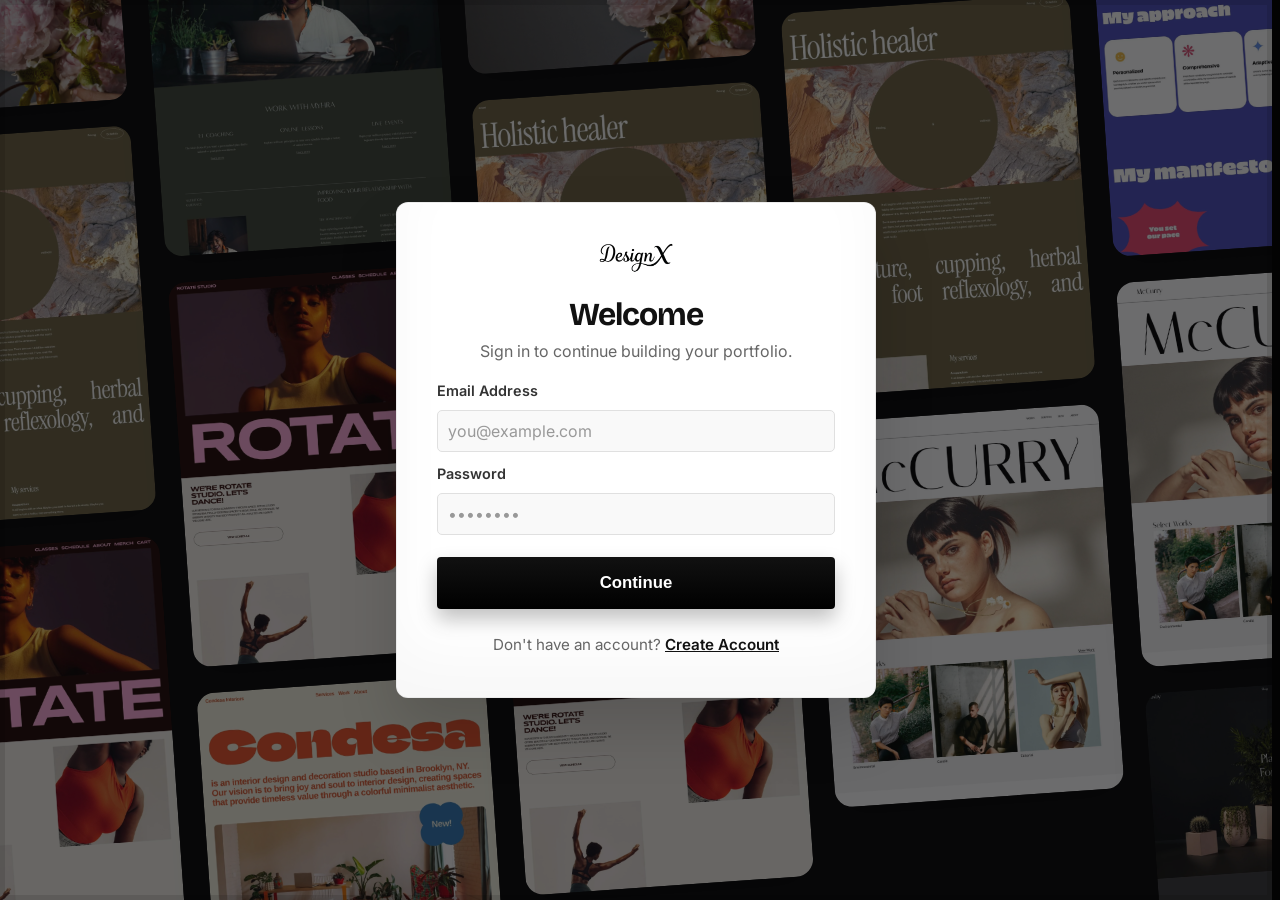
<file: checkout.html>
<!DOCTYPE html>
<html lang="en" data-theme="dark">

<head>
    <style id="fouc-preload">
        * {
            transition: none !important;
        }
    </style>
    <meta charset="UTF-8">
    <meta name="viewport" content="width=device-width, initial-scale=1.0">
    <title>DesignX</title>

    <link rel="preconnect" href="https://fonts.googleapis.com">
    <link rel="preconnect" href="https://fonts.gstatic.com" crossorigin>
    <link rel="stylesheet" href="https://fonts.googleapis.com/css2?family=Bricolage+Grotesque:opsz,wght@12..96,200..800&family=Inter:wght@300;400;500;600;700&display=swap">
    <link rel="stylesheet" href="css/variables.css">
    <link rel="stylesheet" href="css/core.css">
    <link rel="stylesheet" href="css/utilities.css">
    <link rel="stylesheet" href="css/layout.css">
    <link rel="stylesheet" href="css/pages/checkout.css">

    <!-- Immediate Theme Helper & Authentication Gate -->
    <script>
        (function () {
            const savedTheme = localStorage.getItem('fpm_theme') || 'dark';
            document.documentElement.setAttribute('data-theme', savedTheme);
            if (localStorage.getItem('isLoggedIn') !== 'true') {
                window.location.href = 'login.html';
            }
        })();
    </script>
</head>

<body>

    <!-- Sticky Navbar -->



    <div id="app-content">
        <main style="padding-top: var(--header-height); min-height: 100vh;">
            <div class="container">
                <a href="marketplace.html"
                    style="display:inline-block;margin-top:24px;color:var(--text-secondary);font-size:0.9rem;text-decoration:none;">←
                    Back to Marketplace</a>

                <form id="checkout-form" class="checkout-layout">
                    <!-- Form Column -->
                    <div>
                        <h1 style="font-size:2.5rem;font-family:var(--font-display);margin-bottom:32px;">Checkout</h1>

                        <div class="checkout-section">
                            <h3 class="checkout-section-title">1. Customer Information</h3>
                            <div class="form-row">
                                <div class="form-group">
                                    <label>First Name</label>
                                    <input type="text" placeholder="John" required>
                                </div>
                                <div class="form-group">
                                    <label>Last Name</label>
                                    <input type="text" placeholder="Doe" required>
                                </div>
                            </div>
                            <div class="form-row">
                                <div class="form-group" style="flex:1;">
                                    <label>Email Address</label>
                                    <input type="email" placeholder="john@example.com" required>
                                </div>
                            </div>
                            <div class="form-row">
                                <div class="form-group" style="flex:1;">
                                    <label>Target Domain / Project URL</label>
                                    <input type="url" placeholder="https://my-awesome-domain.com" required>
                                </div>
                            </div>
                        </div>

                        <div class="checkout-section">
                            <h3 class="checkout-section-title">2. Payment Method</h3>
                            <div class="payment-methods">
                                <div class="payment-method-card active" onclick="selectPayment(this, 'card')">
                                    <svg width="24" height="24" viewBox="0 0 24 24" fill="none" stroke="currentColor"
                                        stroke-width="2" style="margin-bottom:8px;">
                                        <rect x="1" y="4" width="22" height="16" rx="2" ry="2"></rect>
                                        <line x1="1" y1="10" x2="23" y2="10"></line>
                                    </svg>
                                    <div>Credit Card</div>
                                </div>
                                <div class="payment-method-card" onclick="selectPayment(this, 'qr')">
                                    <svg width="24" height="24" viewBox="0 0 24 24" fill="none" stroke="currentColor"
                                        stroke-width="2" style="margin-bottom:8px;">
                                        <rect x="3" y="3" width="18" height="18" rx="2" ry="2"></rect>
                                        <rect x="7" y="7" width="3" height="3"></rect>
                                        <rect x="14" y="7" width="3" height="3"></rect>
                                        <rect x="7" y="14" width="3" height="3"></rect>
                                        <rect x="14" y="14" width="3" height="3"></rect>
                                    </svg>
                                    <div>QR Code</div>
                                </div>
                            </div>

                            <div id="card-details-form">
                                <div class="form-group" style="margin-bottom:20px;">
                                    <label>Card Number</label>
                                    <input type="text" placeholder="0000 0000 0000 0000" required>
                                </div>
                                <div class="form-row">
                                    <div class="form-group">
                                        <label>Expiry Date</label>
                                        <input type="text" placeholder="MM/YY" required>
                                    </div>
                                    <div class="form-group">
                                        <label>CVC</label>
                                        <input type="text" placeholder="123" required>
                                    </div>
                                </div>
                            </div>

                            <div id="qr-code-form" style="display: none; text-align: center; padding: 32px 20px; border: 1px dashed var(--border-color); border-radius: 12px; margin-top: 20px;">
                                <img src="https://api.qrserver.com/v1/create-qr-code/?size=150x150&data=DummyPayment" alt="Dummy QR Code" style="width: 150px; height: 150px; border-radius: 8px; margin-bottom: 16px;">
                                <p style="color: var(--text-secondary); margin: 0;">Scan with any payment app to pay</p>
                            </div>
                        </div>
                    </div>

                    <!-- Summary Column -->
                    <div>
                        <div class="order-summary-card">
                            <h3 class="checkout-section-title" style="margin-top:0;">Order Summary</h3>

                            <div class="summary-item-list" id="checkout-summary-list">
                                <!-- Populated via JS -->
                            </div>

                            <div class="summary-totals">
                                <div class="summary-totals-row">
                                    <span>Subtotal</span>
                                    <span id="checkout-subtotal">₹0.00</span>
                                </div>
                                <div class="summary-totals-row">
                                    <span>Taxes & Fees</span>
                                    <span>₹0.00</span>
                                </div>
                                <div class="summary-totals-row grand-total">
                                    <span>Total</span>
                                    <span id="checkout-total">₹0.00</span>
                                </div>
                            </div>

                            <button type="submit" class="btn btn-glow clickable" style="width:100%;font-size:1.1rem;padding:16px;">Place Order</button>
                        </div>
                    </div>
                </form>
            </div>
        </main>
    </div>

    <!-- Success Modal Overlay -->
    <div class="success-overlay" id="success-overlay">
        <div class="success-card">
            <div class="success-icon">
                <svg viewBox="0 0 24 24" fill="none" stroke="currentColor" stroke-width="3" stroke-linecap="round"
                    stroke-linejoin="round">
                    <polyline points="20 6 9 17 4 12"></polyline>
                </svg>
            </div>
            <h2>Payment Successful!</h2>
            <p>Your order <strong id="order-id-display"></strong> has been confirmed. You will receive an email shortly
                with your project files and license keys.</p>
            <button class="btn btn-primary clickable" style="width:100%;"
                onclick="window.location.href='portfolio.html'">Go to Builder</button>
            <button class="btn btn-secondary clickable" style="width:100%;margin-top:12px;"
                onclick="window.location.href='marketplace.html'">Continue Browsing</button>
        </div>
    </div>

    <script type="module" src="js/checkout.js"></script>
</body>

</html>
</file>
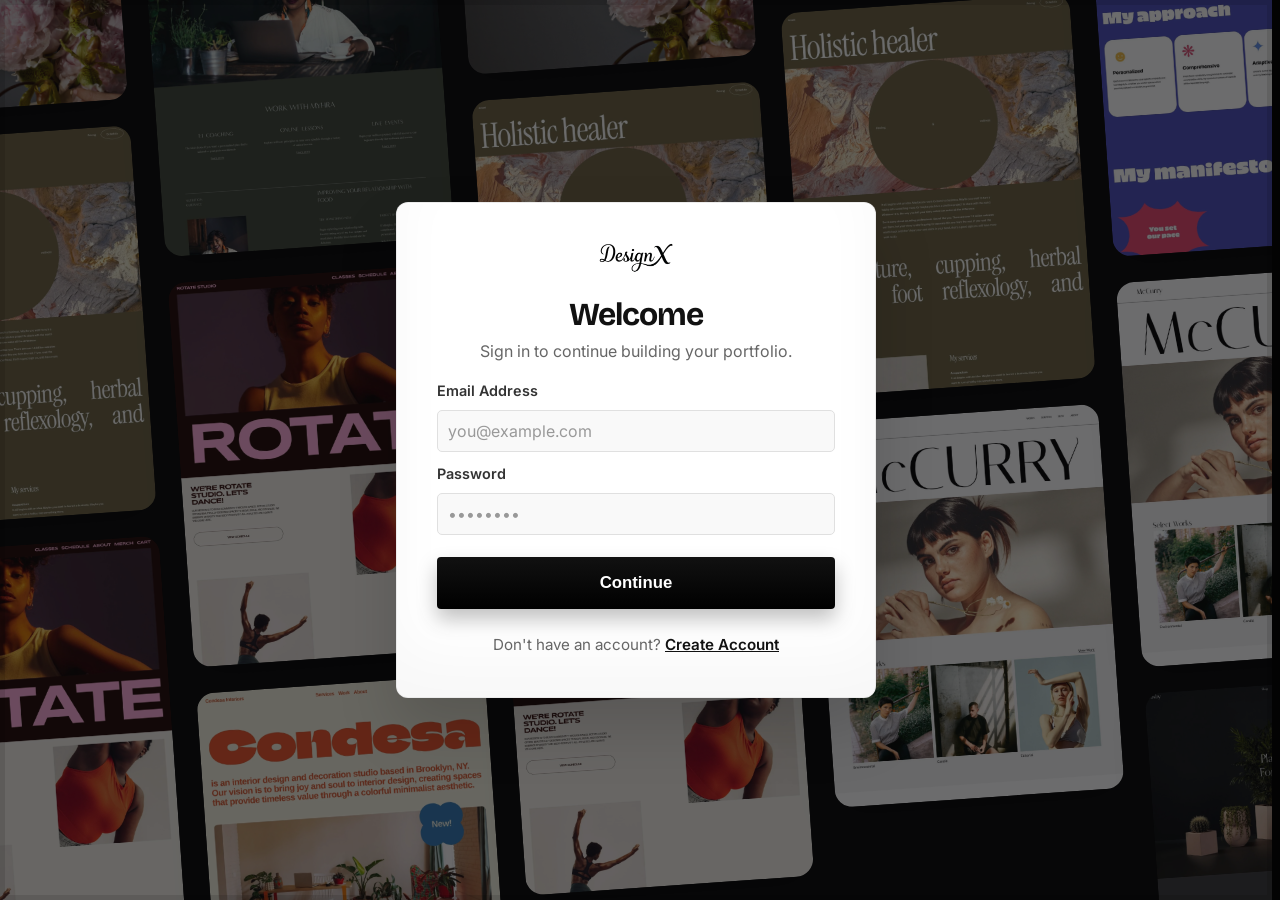
<file: login.html>
<!DOCTYPE html>
<html lang="en" data-theme="dark">

<head>
    <style id="fouc-preload">
        * {
            transition: none !important;
        }
    </style>
    <!-- Immediate Theme Helper to prevent FOUC -->
    <script>
        (function() {
            const savedTheme = localStorage.getItem('fpm_theme') || 'dark';
            document.documentElement.setAttribute('data-theme', savedTheme);
        })();
    </script>
    <meta charset="UTF-8">
    <meta name="viewport" content="width=device-width, initial-scale=1.0">
    <title>DesignX</title>

    <!-- Google Typography -->
    <link rel="preconnect" href="https://fonts.googleapis.com">
    <link rel="preconnect" href="https://fonts.gstatic.com" crossorigin>
    <link rel="stylesheet" href="https://fonts.googleapis.com/css2?family=Bricolage+Grotesque:opsz,wght@12..96,200..800&family=Inter:wght@300;400;500;600;700&display=swap">
    <!-- CSS Dependencies -->
    <link rel="stylesheet" href="css/variables.css">
    <link rel="stylesheet" href="css/core.css">
    <link rel="stylesheet" href="css/auth.css">
</head>

<body>
   

    <!-- Background Collage (Canva Inspired) -->
    <div class="auth-collage-bg">
        <div class="auth-collage-col">
            <img src="assets/11.webp" alt="Portfolio Image 1">
            <img src="assets/14.webp" alt="Portfolio Image 4">
            <img src="assets/16.webp" alt="Portfolio Image 6">
        </div>
        <div class="auth-collage-col">
            <img src="assets/12.webp" alt="Portfolio Image 2">
            <img src="assets/16.webp" alt="Portfolio Image 5">
            <img src="assets/13.webp" alt="Portfolio Image 3">
        </div>
        <div class="auth-collage-col">
            <img src="assets/11.webp" alt="Portfolio Image 3">
            <img src="assets/14.webp" alt="Portfolio Image 6">
            <img src="assets/16.webp" alt="Portfolio Image 1">
        </div>
        <div class="auth-collage-col">
            <img src="assets/11.webp" alt="Portfolio Image 4">
            <img src="assets/14.webp" alt="Portfolio Image 1">
            <img src="assets/17.webp" alt="Portfolio Image 5">
        </div>
        <div class="auth-collage-col">
            <img src="assets/19.webp" alt="Portfolio Image 5">
            <img src="assets/17.webp" alt="Portfolio Image 2">
            <img src="assets/18.webp" alt="Portfolio Image 4">
        </div>
    </div>

    <!-- Dark Overlay -->
    <div class="auth-overlay"></div>

    <!-- Auth Container -->
    <div class="auth-container">
        <div class="auth-card">
            <div class="auth-header">
                <a href="index.html" class="auth-logo">
                    <img src="logo_black1.webp" alt="DesignX Logo" onerror="this.src='https://placehold.co/40x40/00ffaa/000?text=A'">
                    <!-- <span class="auth-logo-text"></span> -->
                </a>
                <h1 class="auth-title">Welcome</h1>
                <p class="auth-subtitle">Sign in to continue building your portfolio.</p>
            </div>

            <!-- Inline Error Container -->
            <div id="auth-error" class="auth-error-msg"></div>

            <form id="login-form">
                <div class="auth-form-group">
                    <label class="auth-label" for="login-email">Email Address</label>
                    <input type="email" id="login-email" class="auth-input" placeholder="you@example.com" required>
                </div>

                <div class="auth-form-group">
                    <label class="auth-label" for="login-pass">
                        Password
                        <!-- <a href="#" class="auth-link" style="font-size: 0.85rem;">Forgot Password</a> -->
                    </label>
                    <input type="password" id="login-pass" class="auth-input" placeholder="••••••••" required>
                </div>

                <button type="submit" class="auth-btn">Continue</button>
            </form>

            <div class="auth-footer">
                Don't have an account? <a href="signup.html" class="auth-link">Create Account</a>
            </div>
        </div>
    </div>

    <script type="module">
        import { redirectIfLoggedIn, loginUser } from './js/auth.js';
        
        // Ensure redirect happens instantly if already logged in
        redirectIfLoggedIn();

        document.getElementById('login-form').addEventListener('submit', (e) => {
            e.preventDefault();
            const email = document.getElementById('login-email').value;
            const pass = document.getElementById('login-pass').value;
            const errorDiv = document.getElementById('auth-error');
            
            errorDiv.classList.remove('visible');
            
            const res = loginUser(email, pass);
            if (!res.success) {
                errorDiv.textContent = res.message;
                errorDiv.classList.add('visible');
                
                // Retrigger shake animation
                errorDiv.style.animation = 'none';
                errorDiv.offsetHeight; /* trigger reflow */
                errorDiv.style.animation = null; 
            }
        });
    </script>
</body>
</html>
</file>
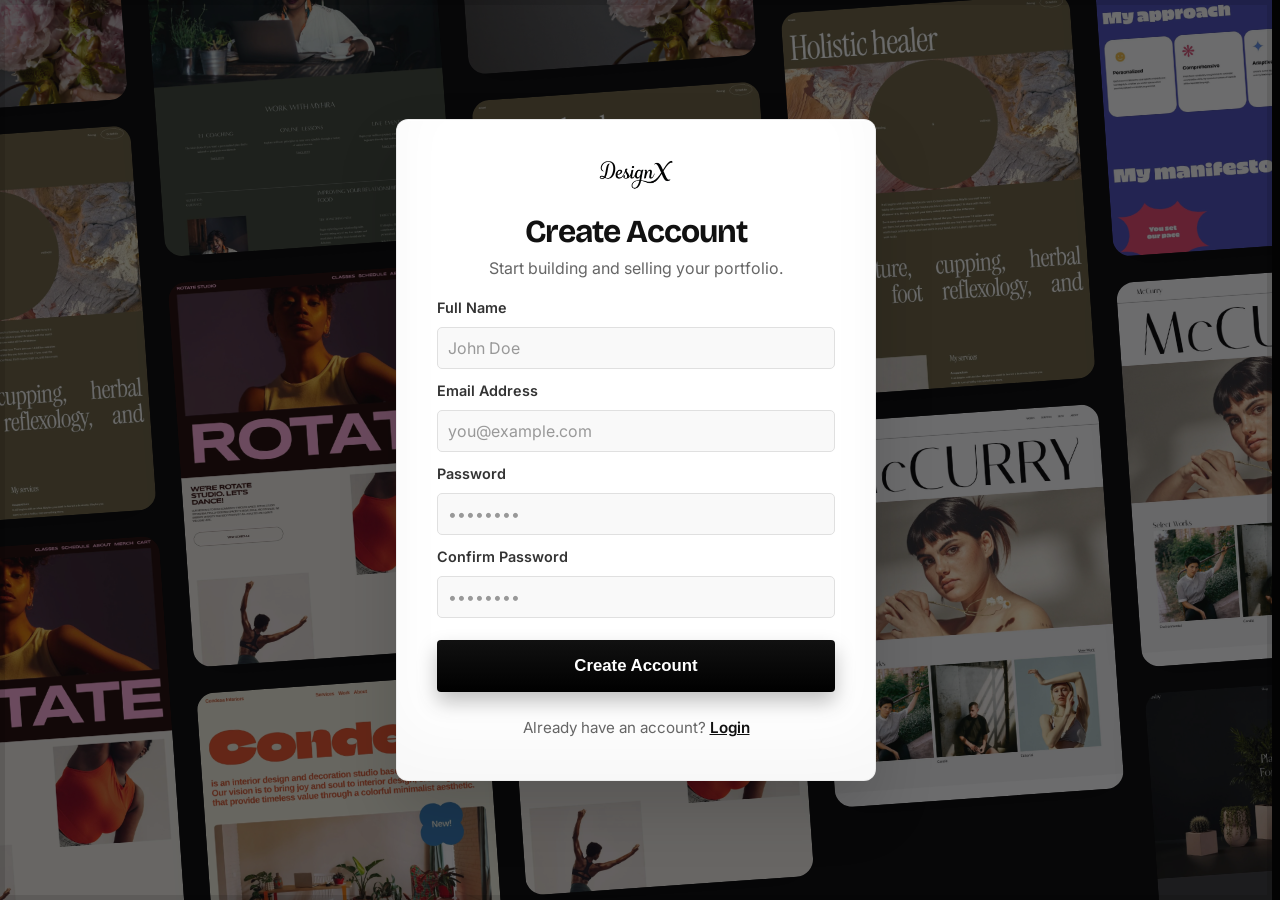
<file: signup.html>
<!DOCTYPE html>
<html lang="en" data-theme="dark">

<head>
    <style id="fouc-preload">
        * {
            transition: none !important;
        }
    </style>
    <!-- Immediate Theme Helper to prevent FOUC -->
    <script>
        (function() {
            const savedTheme = localStorage.getItem('fpm_theme') || 'dark';
            document.documentElement.setAttribute('data-theme', savedTheme);
        })();
    </script>
    <meta charset="UTF-8">
    <meta name="viewport" content="width=device-width, initial-scale=1.0">
    <title>DesignX</title>
    <!-- Google Typography -->
    <link rel="preconnect" href="https://fonts.googleapis.com">
    <link rel="preconnect" href="https://fonts.gstatic.com" crossorigin>
    <link rel="stylesheet" href="https://fonts.googleapis.com/css2?family=Bricolage+Grotesque:opsz,wght@12..96,200..800&family=Inter:wght@300;400;500;600;700&display=swap">
    <!-- CSS -->
    <link rel="stylesheet" href="css/variables.css">
    <link rel="stylesheet" href="css/core.css">
    <link rel="stylesheet" href="css/auth.css">
</head>

<body>

    <!-- Background Collage -->
    <div class="auth-collage-bg">
        <div class="auth-collage-col">
            <img src="assets/11.webp" alt="">
            <img src="assets/14.webp" alt="">
            <img src="assets/16.webp" alt="">
        </div>

        <div class="auth-collage-col">
            <img src="assets/12.webp" alt="">
            <img src="assets/16.webp" alt="">
            <img src="assets/13.webp" alt="">
        </div>

        <div class="auth-collage-col">
            <img src="assets/11.webp" alt="">
            <img src="assets/14.webp" alt="">
            <img src="assets/16.webp" alt="">
        </div>

        <div class="auth-collage-col">
            <img src="assets/11.webp" alt="">
            <img src="assets/14.webp" alt="">
            <img src="assets/17.webp" alt="">
        </div>

        <div class="auth-collage-col">
            <img src="assets/19.webp" alt="">
            <img src="assets/17.webp" alt="">
            <img src="assets/18.webp" alt="">
        </div>
    </div>

    <!-- Overlay -->
    <div class="auth-overlay"></div>

    <!-- Signup Container -->
    <div class="auth-container">

        <div class="auth-card">

            <div class="auth-header">

                <a href="index.html" class="auth-logo">
                    <img src="logo_black1.webp" alt="DesignX Logo">
                    
                </a>

                <h1 class="auth-title">
                    Create Account
                </h1>

                <p class="auth-subtitle">
                    Start building and selling your portfolio.
                </p>

            </div>

            <!-- Error Message -->
            <div id="auth-error"
                class="auth-error-msg">
            </div>

            <form id="signup-form">

                <div class="auth-form-group">

                    <label class="auth-label">
                        Full Name
                    </label>

                    <input
                        type="text"
                        id="signup-name"
                        class="auth-input"
                        placeholder="John Doe"
                        required>

                </div>

                <div class="auth-form-group">

                    <label class="auth-label">
                        Email Address
                    </label>

                    <input
                        type="email"
                        id="signup-email"
                        class="auth-input"
                        placeholder="you@example.com"
                        required>

                </div>

                <div class="auth-form-group">

                    <label class="auth-label">
                        Password
                    </label>

                    <input
                        type="password"
                        id="signup-pass"
                        class="auth-input"
                        placeholder="••••••••"
                        required>

                </div>

                <div class="auth-form-group">

                    <label class="auth-label">
                        Confirm Password
                    </label>

                    <input
                        type="password"
                        id="signup-confirm"
                        class="auth-input"
                        placeholder="••••••••"
                        required>

                </div>

                <button
                    type="submit"
                    class="auth-btn">

                    Create Account

                </button>

            </form>

            <div class="auth-footer">

                Already have an account?

                <a href="login.html"
                    class="auth-link">

                    Login

                </a>

            </div>

        </div>

    </div>

    <script type="module">

        import {
            redirectIfLoggedIn,
            registerUser
        } from './js/auth.js';

        redirectIfLoggedIn();

        document
        .getElementById('signup-form')
        .addEventListener(
            'submit',
            function(e){

                e.preventDefault();

                const name =
                document.getElementById(
                    'signup-name'
                ).value;

                const email =
                document.getElementById(
                    'signup-email'
                ).value;

                const pass =
                document.getElementById(
                    'signup-pass'
                ).value;

                const confirm =
                document.getElementById(
                    'signup-confirm'
                ).value;

                const errorDiv =
                document.getElementById(
                    'auth-error'
                );

                errorDiv.classList.remove(
                    'visible'
                );

                if(pass !== confirm){

                    errorDiv.textContent =
                    "Passwords do not match";

                    errorDiv.classList.add(
                        'visible'
                    );

                    return;
                }

                registerUser(
                    name,
                    email,
                    pass
                );

            });

    </script>

</body>
</html>
</file>
<file: css/variables.css>
/* 
   ==========================================================================
   FUTURISTIC PORTFOLIO MARKETPLACE - DESIGN SYSTEM & VARIABLES
   Inspirations: Apple, Stripe, Linear, Vercel, Framer, Nothing Tech
   ========================================================================== 
*/

:root {
    /* --- Modern Typography Scale (Google Fonts Loaded in HTML) --- */
    --font-sans: 'Inter', -apple-system, BlinkMacSystemFont, "Segoe UI", Roboto, sans-serif;
    --font-display: 'Bricolage Grotesque', var(--font-sans);
    --font-mono: 'Space Grotesk', monospace;
    --font-serif: 'Merriweather', Georgia, serif;

    /* --- Default Dark Theme Tokens (Sleek, High-contrast, Cinematic) --- */
    --bg-base: #030303;
    --bg-surface: #0a0a0c;
    --bg-card: rgba(14, 14, 18, 0.45);
    --bg-card-hover: rgba(20, 20, 26, 0.7);

    --border-color: rgba(255, 255, 255, 0.06);
    --border-color-hover: rgba(255, 255, 255, 0.12);

    --text-primary: #ffffff;
    --text-secondary: #a1a1a6;
    --text-muted: #7d7d83;

    --primary: #ffffff;
    --primary-rgb: 255, 255, 255;
    --accent: #eaeaea;
    --accent-rgb: 234, 234, 234;
    --warning: #f5a623;
    --success: #171717;
    /* Monochromatic */
    --danger: #e3342f;

    /* Shadows */
    --shadow-sm: 0 2px 8px rgba(0, 0, 0, 0.4);
    --shadow-md: 0 8px 30px rgba(0, 0, 0, 0.5);
    --shadow-lg: 0 16px 40px rgba(0, 0, 0, 0.6);
    --glow-primary: none;
    --glow-accent: none;
    --glow-card-hover: none;

    /* Glassmorphism */
    --glass-blur: blur(24px);
    --glass-bg: rgba(14, 14, 18, 0.6);
    --glass-border: rgba(255, 255, 255, 0.08);

    /* Layout & Structure */
    --header-height: 52px;
    --dock-height: 64px;
    --sidebar-width: 260px;
    --max-width: 1440px;

    /* Timings & Transitions */
    --ease-standard: cubic-bezier(0.25, 0.8, 0.25, 1);
    --transition-fast: 0.15s var(--ease-standard);
    --transition-normal: 0.3s var(--ease-standard);
    --transition-slow: 0.6s var(--ease-standard);

    /* Hover Glow Offset variables (driven dynamically by JS spotlight) */
    --mouse-x: 50%;
    --mouse-y: 50%;
}

/* --- Light Theme Overwrite (Apple-like Pure Minimalist Aesthetic) --- */
[data-theme="light"] {
    --bg-base: #fafafa;
    --bg-surface: #ffffff;
    --bg-card: rgba(255, 255, 255, 0.7);
    --bg-card-hover: rgba(245, 245, 247, 0.9);

    --border-color: rgba(0, 0, 0, 0.06);
    --border-color-hover: rgba(0, 0, 0, 0.12);

    --text-primary: #000000;
    --text-secondary: #6e6e73;
    --text-muted: #71717a;

    --primary: #000000;
    --primary-rgb: 0, 0, 0;
    --accent: #1d1d1f;
    --accent-rgb: 29, 29, 31;
    --warning: #f5a623;
    --success: #f5f5f7;
    --danger: #d92d20;

    /* Shadows */
    --shadow-sm: 0 1px 4px rgba(0, 0, 0, 0.04);
    --shadow-md: 0 8px 24px rgba(0, 0, 0, 0.06);
    --shadow-lg: 0 16px 36px rgba(0, 0, 0, 0.08);
    --glow-primary: none;
    --glow-accent: none;
    --glow-card-hover: none;

    /* Glassmorphism */
    --glass-blur: blur(24px);
    --glass-bg: rgba(255, 255, 255, 0.8);
    --glass-border: rgba(0, 0, 0, 0.08);
}
</file>
<file: css/core.css>
/*
   ==========================================================================
   FUTURISTIC PORTFOLIO MARKETPLACE - CORE STYLES & RESET
   ==========================================================================
*/

* {
    box-sizing: border-box;
    margin: 0;
    padding: 0;
}

html {
    scroll-behavior: smooth;
    font-size: 16px;
    height: 100%;
    -webkit-font-smoothing: antialiased;
    -moz-osx-font-smoothing: grayscale;
    scrollbar-gutter: stable;
}

body {
    background-color: var(--bg-base);
    color: var(--text-primary);
    font-family: var(--font-sans);
    min-height: 100%;
    overflow-x: hidden;
    transition: background-color var(--transition-normal), color var(--transition-normal);
    line-height: 1.6;
    animation: smoothLoadFade 0.5s ease forwards;
}

@keyframes smoothLoadFade {
    from { opacity: 0; visibility: hidden; }
    to { opacity: 1; visibility: visible; }
}

/* --- Premium Custom Scrollbar --- */
::-webkit-scrollbar {
    width: 8px;
    height: 8px;
}

::-webkit-scrollbar-track {
    background: var(--bg-base);
}

::-webkit-scrollbar-thumb {
    background: rgba(255, 255, 255, 0.1);
    border-radius: 4px;
    transition: background var(--transition-fast);
}

::-webkit-scrollbar-thumb:hover {
    background: var(--primary);
}

/* --- Typography System --- */
h1, h2, h3, h4, h5, h6 {
    font-family: var(--font-display);
    font-weight: 600;
    line-height: 1.25;
    letter-spacing: -0.02em;
    color: var(--text-primary);
}

p {
    color: var(--text-secondary);
    font-weight: 400;
}

a {
    color: inherit;
    text-decoration: none;
    transition: color var(--transition-fast);
}

img {
    max-width: 100%;
    height: auto;
    display: block;
}

/* --- Custom Futuristic Cursor --- */
.custom-cursor, .custom-cursor-dot {
    display: none !important;
}

/* --- SPA Page Transitions System --- */
#app-content {
    opacity: 1;
    transform: translateY(0);
    transition: opacity 0.22s ease, transform 0.22s cubic-bezier(0.16, 1, 0.3, 1);
}

#app-content.spa-fade-out {
    opacity: 0;
    transform: translateY(12px);
}

.page-transition-overlay {
    display: none !important;
}

/* --- Centered Toast Notifications Drawer --- */
.toast-container {
    position: fixed;
    bottom: 96px;
    right: 24px;
    z-index: 999;
    display: flex;
    flex-direction: column;
    gap: 12px;
    pointer-events: none;
}

.toast {
    background: var(--glass-bg);
    backdrop-filter: var(--glass-blur);
    -webkit-backdrop-filter: var(--glass-blur);
    border: 1px solid var(--glass-border);
    border-radius: 12px;
    padding: 14px 20px;
    color: var(--text-primary);
    box-shadow: var(--shadow-lg);
    display: flex;
    align-items: center;
    gap: 12px;
    pointer-events: auto;
    font-size: 0.9rem;
    min-width: 280px;
    max-width: 380px;
    transform: translateX(120%);
    opacity: 0;
    transition: transform var(--transition-normal), opacity var(--transition-normal);
}

.toast.show {
    transform: translateX(0);
    opacity: 1;
}

.toast-icon {
    display: flex;
    align-items: center;
    justify-content: center;
    width: 24px;
    height: 24px;
    border-radius: 50%;
    font-size: 0.8rem;
    font-weight: bold;
}

.toast-success .toast-icon {
    background: rgba(0, 230, 118, 0.15);
    color: var(--success);
}

.toast-info .toast-icon {
    background: rgba(0, 242, 254, 0.15);
    color: var(--primary);
}

.toast-warning .toast-icon {
    background: rgba(255, 182, 0, 0.15);
    color: var(--warning);
}

.toast-danger .toast-icon {
    background: rgba(255, 23, 68, 0.15);
    color: var(--danger);
}

/* --- Reusable Skeleton Loader System --- */
.skeleton {
    background: linear-gradient(90deg, 
        rgba(255, 255, 255, 0.03) 25%, 
        rgba(255, 255, 255, 0.08) 50%, 
        rgba(255, 255, 255, 0.03) 75%
    );
    background-size: 200% 100%;
    animation: skeleton-shimmer 1.6s infinite linear;
    border-radius: 4px;
    display: inline-block;
    width: 100%;
}

[data-theme="light"] .skeleton {
    background: linear-gradient(90deg, 
        rgba(0, 0, 0, 0.03) 25%, 
        rgba(0, 0, 0, 0.06) 50%, 
        rgba(0, 0, 0, 0.03) 75%
    );
    background-size: 200% 100%;
}

@keyframes skeleton-shimmer {
    0% {
        background-position: 200% 0;
    }
    100% {
        background-position: -200% 0;
    }
}

/* --- Scroll Progress Bar Indicator --- */
.scroll-progress-container {
    position: fixed;
    top: 0;
    left: 0;
    width: 100%;
    height: 3px;
    z-index: 1001;
    background: transparent;
    pointer-events: none;
}

.scroll-progress-bar {
    height: 100%;
    width: 0%;
    background: linear-gradient(90deg, var(--primary), var(--accent));
    transition: width 0.1s ease-out;
}

/* --- Global Browser Pointer Restore Safeguard --- */
*, *::before, *::after {
    cursor: cursor !important;
}

a, button, select, input, textarea, [role="button"], .clickable, .btn, .dock-item, .sidebar-link, .nav-btn, .theme-toggle-btn {
    cursor: pointer !important;
}

/* --- Theme-based Logo Toggles --- */
[data-theme="dark"] .light-logo {
    display: none !important;
}
[data-theme="dark"] .dark-logo {
    display: block !important;
}
[data-theme="light"] .light-logo {
    display: block !important;
}
[data-theme="light"] .dark-logo {
    display: none !important;
}
</file>
<file: css/utilities.css>
/*
   ==========================================================================
   FUTURISTIC PORTFOLIO MARKETPLACE - UTILITY SYSTEM
   Highly modular, EDS-friendly structure, shallow DOM configurations.
   ==========================================================================
*/

/* --- Common Layout Grid and Containers --- */
.container {
    width: 100%;
    max-width: var(--max-width);
    margin: 0 auto;
    padding: 0 24px;
}

.section {
    padding: 80px 0;
    position: relative;
    overflow: hidden;
}

@media (max-width: 768px) {
    .section {
        padding: 48px 0;
    }
}

/* Flex & Grid layouts - shallow DOM optimized */
.flex-row {
    display: flex;
    align-items: center;
    gap: 16px;
}

.flex-between {
    display: flex;
    align-items: center;
    justify-content: space-between;
}

.grid {
    display: grid;
    gap: 24px;
}

.grid-2 { grid-template-columns: repeat(2, minmax(0, 1fr)); }
.grid-3 { grid-template-columns: repeat(3, minmax(0, 1fr)); }
.grid-4 { grid-template-columns: repeat(4, minmax(0, 1fr)); }

@media (max-width: 1024px) {
    .grid-4 { grid-template-columns: repeat(2, minmax(0, 1fr)); }
    .grid-3 { grid-template-columns: repeat(2, minmax(0, 1fr)); }
}

@media (max-width: 640px) {
    .grid-2, .grid-3, .grid-4 {
        grid-template-columns: 1fr;
    }
    .flex-between {
        flex-direction: column;
        align-items: flex-start;
        gap: 16px;
    }
}

/* --- Glassmorphism Panel --- */
.glass {
    background: var(--glass-bg);
    backdrop-filter: var(--glass-blur);
    -webkit-backdrop-filter: var(--glass-blur);
    border: 1px solid var(--glass-border);
    box-shadow: var(--shadow-sm);
    transition: border-color var(--transition-normal), box-shadow var(--transition-normal);
}

.glass-card {
    background: var(--glass-bg);
    backdrop-filter: var(--glass-blur);
    -webkit-backdrop-filter: var(--glass-blur);
    border: 1px solid var(--glass-border);
    border-radius: 16px;
    padding: 24px;
    box-shadow: var(--shadow-md);
    transition: transform var(--transition-normal), border-color var(--transition-normal), box-shadow var(--transition-normal);
}

.glass-card:hover {
    border-color: var(--border-color-hover);
    box-shadow: var(--shadow-lg), var(--glow-card-hover);
}

/* --- Interactive Spotlight Hover Card (Dynamic JS support) --- */
.spotlight-card {
    position: relative;
    background: var(--bg-card);
    border: 1px solid var(--border-color);
    border-radius: 16px;
    overflow: hidden;
    transition: border-color var(--transition-normal), background-color var(--transition-normal), box-shadow var(--transition-normal);
}

/* Spotlight glow layer using CSS variables injected by JS */
.spotlight-card::before {
    content: '';
    position: absolute;
    top: 0;
    left: 0;
    width: 100%;
    height: 100%;
    background: radial-gradient(
        400px circle at var(--mouse-x) var(--mouse-y), 
        rgba(var(--primary-rgb), 0.08), 
        transparent 80%
    );
    opacity: 0;
    transition: opacity 0.5s ease;
    pointer-events: none;
    z-index: 1;
}

.spotlight-card:hover::before {
    opacity: 1;
}

.spotlight-card:hover {
    border-color: rgba(var(--primary-rgb), 0.3);
    box-shadow: var(--glow-card-hover);
    background-color: var(--bg-card-hover);
}

/* --- Premium Buttons --- */
.btn {
    display: inline-flex;
    align-items: center;
    justify-content: center;
    padding: 12px 24px;
    border-radius: 5px;
    font-family: var(--font-display);
    font-size: 0.9rem;
    font-weight: 500;
    transition: all var(--transition-normal);
    border: 1px solid transparent;
    cursor: none; /* Controlled by custom cursor */
    gap: 8px;
}

.btn-primary {
    background: var(--text-primary);
    color: var(--bg-base);
    border-color: var(--text-primary);
}

.btn-primary:hover {
    transform: translateY(-2px);
    box-shadow: var(--shadow-md), 0 0 16px rgba(255, 255, 255, 0.2);
}

.btn-secondary {
    background: rgba(255, 255, 255, 0.04);
    color: var(--text-primary);
    border-color: var(--border-color);
    backdrop-filter: var(--glass-blur);
    -webkit-backdrop-filter: var(--glass-blur);
}

.btn-secondary:hover {
    background: rgba(255, 255, 255, 0.08);
    border-color: var(--border-color-hover);
    transform: translateY(-2px);
}

.btn-glow {
    background: linear-gradient(90deg, var(--primary), var(--accent));
    color: var(--bg-base);
    border: none;
    box-shadow: var(--glow-primary);
}

.btn-glow:hover {
    transform: translateY(-2px);
    filter: brightness(1.1);
    box-shadow: 0 0 24px rgba(var(--primary-rgb), 0.3);
}

.btn-text {
    padding: 8px 16px;
    background: transparent;
    color: var(--text-secondary);
}

.btn-text:hover {
    color: var(--text-primary);
}

/* --- High-end Typography Helpers --- */
.gradient-text {
    background: linear-gradient(135deg, var(--text-primary) 30%, var(--primary) 70%, var(--accent) 100%);
    -webkit-background-clip: text;
    -webkit-text-fill-color: transparent;
    background-clip: text;
}

.text-glow {
    text-shadow: 0 0 12px rgba(var(--primary-rgb), 0.4);
}

.text-serif {
    font-family: var(--font-serif);
    font-style: italic;
    font-weight: 400;
}

.text-mono {
    font-family: var(--font-mono);
    text-transform: uppercase;
    letter-spacing: 0.15em;
    font-size: 0.75rem;
    color: var(--primary);
}

/* --- Creative Badges --- */
.badge {
    display: inline-flex;
    align-items: center;
    padding: 4px 10px;
    border-radius: 99px;
    font-size: 0.75rem;
    font-weight: 500;
    line-height: 1;
    border: 1px solid transparent;
    font-family: var(--font-display);
}

.badge-primary {
    background: rgba(var(--primary-rgb), 0.1);
    color: var(--primary);
    border-color: rgba(var(--primary-rgb), 0.2);
}

.badge-accent {
    background: rgba(var(--accent-rgb), 0.1);
    color: var(--accent);
    border-color: rgba(var(--accent-rgb), 0.2);
}

.badge-outline {
    background: transparent;
    color: var(--text-secondary);
    border-color: var(--border-color);
}

.badge-success {
    background: rgba(0, 230, 118, 0.1);
    color: var(--success);
    border-color: rgba(0, 230, 118, 0.2);
}

.badge-warning {
    background: rgba(255, 182, 0, 0.1);
    color: var(--warning);
    border-color: rgba(255, 182, 0, 0.2);
}

/* --- High-performance Lazy Loaded Sections --- */
.lazy-section, .spotlight-card, .featured-creators, .trending-projects {
    opacity: 0;
    transform: translateY(16px);
    transition: opacity var(--transition-slow), transform var(--transition-slow);
}
.section-visible {
    opacity: 1 !important;
    transform: translateY(0) !important;
}
</file>
<file: css/layout.css>
/*
   ==========================================================================
   FUTURISTIC PORTFOLIO MARKETPLACE - LAYOUT SYSTEM
   Contains Header, Footer, Dock, Sidebar, Breadcrumbs, Modals, Cmd Palette.
   ==========================================================================
*/

/* --- Sticky Navbar --- */
.navbar {
    position: fixed;
    top: 0;
    left: 0;
    width: 100%;
    height: var(--header-height);
    z-index: 990;
    display: flex;
    align-items: center;
    border-bottom: 1px solid transparent;
    transition: background-color var(--transition-normal), border-color var(--transition-normal), backdrop-filter var(--transition-normal);
}

.navbar.scrolled {
    background-color: var(--glass-bg);
    backdrop-filter: var(--glass-blur);
    -webkit-backdrop-filter: var(--glass-blur);
    border-bottom-color: var(--glass-border);
    box-shadow: var(--shadow-sm);
}

.navbar-container {
    display: flex;
    align-items: center;
    justify-content: space-between;
    width: 100%;
    max-width: var(--max-width);
    margin: 0 auto;
    padding: 0 24px;
}

.logo {
    font-family: var(--font-display);
    font-weight: 800;
    font-size: 1.25rem;
    letter-spacing: -0.03em;
    display: flex;
    align-items: center;
    gap: 8px;
    color: #ffffff;
    /* pure white in dark mode */
    transition: color var(--transition-normal);
}

[data-theme="light"] .logo {
    color: #000000;
    /* pure black in light mode */
}

.nav-logo-img {
    height: 28px;
    width: auto;
    object-fit: contain;
}

.nav-logo-text {
    font-family: var(--font-display);
    font-weight: 700;
    font-size: 1.15rem;
    letter-spacing: -0.02em;
}

.logo-dot {
    width: 8px;
    height: 8px;
    background: linear-gradient(135deg, var(--primary), var(--accent));
    border-radius: 50%;
    box-shadow: 0 0 10px var(--primary);
}

.nav-menu {
    display: flex;
    align-items: center;
    gap: 32px;
    list-style: none;
}

.nav-link {
    font-size: 0.9rem;
    font-weight: 500;
    color: rgba(255, 255, 255, 0.6);
    /* elegant semi-transparent white in dark theme */
    position: relative;
    padding: 8px 16px;
    border-radius: 99px;
    transition: color var(--transition-normal), background-color var(--transition-normal), box-shadow var(--transition-normal);
    display: inline-block;
}

.nav-link:hover {
    color: #ffffff;
    background-color: rgba(255, 255, 255, 0.08);
}

.nav-link.active {
    color: #ffffff;
    background-color: rgba(255, 255, 255, 0.1);
    box-shadow: 0 0 15px rgba(255, 255, 255, 0.12);
    /* premium active white glow */
    font-weight: 600;
}

[data-theme="light"] .nav-link {
    color: rgba(0, 0, 0, 0.6);
    /* elegant semi-transparent black in light theme */
}

[data-theme="light"] .nav-link:hover {
    color: #000000;
    background-color: rgba(0, 0, 0, 0.05);
}

[data-theme="light"] .nav-link.active {
    color: #000000;
    background-color: rgba(0, 0, 0, 0.06);
    box-shadow: 0 0 15px rgba(0, 0, 0, 0.05);
    /* premium subtle black active glow */
}

.nav-actions {
    display: flex;
    align-items: center;
    gap: 16px;
}

.nav-btn {
    background: transparent;
    border: none;
    color: rgba(255, 255, 255, 0.6);
    width: 38px;
    height: 38px;
    border-radius: 50%;
    display: flex;
    align-items: center;
    justify-content: center;
    transition: color var(--transition-normal), background var(--transition-normal);
    position: relative;
}

.nav-btn:hover {
    color: #ffffff;
    background: rgba(255, 255, 255, 0.08);
}

[data-theme="light"] .nav-btn {
    color: rgba(0, 0, 0, 0.6);
}

[data-theme="light"] .nav-btn:hover {
    color: #000000;
    background: rgba(0, 0, 0, 0.05);
}

.nav-avatar {
    width: 32px;
    height: 32px;
    border-radius: 50%;
    object-fit: cover;
    border: 1px solid var(--border-color);
}

/* Notification Badge */
/* .notification-dot {
    position: absolute;
    top: 6px;
    right: 6px;
    width: 8px;
    height: 8px;
    background: var(--danger);
    border-radius: 50%;
    box-shadow: 0 0 8px var(--danger);
} */

/* --- Floating Bottom Action Dock Menu --- */
.floating-dock-container {
    position: fixed;
    bottom: 24px;
    left: 50%;
    transform: translateX(-50%) translateY(120px);
    z-index: 980;
    transition: transform var(--transition-slow);
}

.floating-dock-container.visible {
    transform: translateX(-50%) translateY(0);
}

.floating-dock {
    display: flex;
    align-items: center;
    gap: 12px;
    padding: 8px 12px;
    border-radius: 99px;
    background: rgba(10, 10, 12, 0.75);
    backdrop-filter: blur(20px);
    -webkit-backdrop-filter: blur(20px);
    border: 1px solid var(--glass-border);
    box-shadow: var(--shadow-lg), 0 10px 40px rgba(0, 0, 0, 0.6);
}

[data-theme="light"] .floating-dock {
    background: rgba(255, 255, 255, 0.8);
    box-shadow: var(--shadow-lg);
}

.dock-item {
    display: flex;
    align-items: center;
    justify-content: center;
    width: 44px;
    height: 44px;
    border-radius: 50%;
    color: var(--text-secondary);
    transition: all var(--transition-normal);
    position: relative;
}

.dock-item:hover,
.dock-item.active {
    color: var(--text-primary);
    background: rgba(255, 255, 255, 0.08);
    transform: scale(1.1) translateY(-4px);
}

[data-theme="light"] .dock-item:hover,
[data-theme="light"] .dock-item.active {
    background: rgba(0, 0, 0, 0.05);
}

.dock-tooltip {
    position: absolute;
    bottom: 56px;
    background: var(--bg-surface);
    border: 1px solid var(--border-color);
    padding: 4px 10px;
    border-radius: 6px;
    font-size: 0.75rem;
    font-weight: 500;
    white-space: nowrap;
    opacity: 0;
    pointer-events: none;
    transform: translateY(8px);
    transition: opacity var(--transition-fast), transform var(--transition-fast);
    box-shadow: var(--shadow-sm);
    color: var(--text-primary);
}

.dock-item:hover .dock-tooltip {
    opacity: 1;
    transform: translateY(0);
}

/* --- Responsive Sidebar (Admin / User Dashboard) --- */
.dashboard-layout {
    display: flex;
    min-height: 100vh;
    padding-top: var(--header-height);
}

.sidebar {
    width: var(--sidebar-width);
    border-right: 1px solid var(--border-color);
    padding: 32px 24px;
    display: flex;
    flex-direction: column;
    justify-content: space-between;
    flex-shrink: 0;
    background-color: var(--bg-surface);
    transition: transform var(--transition-normal);
}

.sidebar-menu {
    list-style: none;
    display: flex;
    flex-direction: column;
    gap: 8px;
}

.sidebar-link {
    display: flex;
    align-items: center;
    gap: 12px;
    padding: 12px 16px;
    border-radius: 10px;
    color: var(--text-secondary);
    font-weight: 500;
    font-size: 0.95rem;
    transition: all var(--transition-fast);
}

.sidebar-link:hover,
.sidebar-link.active {
    color: var(--text-primary);
    background: rgba(255, 255, 255, 0.04);
}

[data-theme="light"] .sidebar-link:hover,
[data-theme="light"] .sidebar-link.active {
    background: rgba(0, 0, 0, 0.03);
}

.sidebar-link.active {
    border-left: 2px solid var(--primary);
    border-radius: 0 10px 10px 0;
    padding-left: 14px;
}

.sidebar-footer {
    display: flex;
    align-items: center;
    gap: 12px;
    padding-top: 24px;
    border-top: 1px solid var(--border-color);
}

.dashboard-content {
    flex-grow: 1;
    padding: 40px;
    max-width: calc(100% - var(--sidebar-width));
}

@media (max-width: 1024px) {
    .dashboard-layout {
        flex-direction: column;
    }

    .sidebar {
        width: 100%;
        border-right: none;
        border-bottom: 1px solid var(--border-color);
        padding: 16px 24px;
    }

    .sidebar-menu {
        flex-direction: row;
        overflow-x: auto;
        padding-bottom: 8px;
    }

    .dashboard-content {
        max-width: 100%;
        padding: 24px;
    }
}

/* --- Breadcrumbs --- */
.breadcrumbs {
    display: flex;
    align-items: center;
    gap: 8px;
    list-style: none;
    font-size: 0.8rem;
    font-family: var(--font-mono);
    color: var(--text-secondary);
    margin-bottom: 24px;
}

.breadcrumb-item::after {
    content: '/';
    margin-left: 8px;
    color: var(--text-muted);
}

.breadcrumb-item:last-child::after {
    content: '';
}

.breadcrumb-item a:hover {
    color: var(--text-primary);
}

.breadcrumb-item.active {
    color: var(--primary);
}

/* --- Dynamic Notification Dropdown --- */
.notification-dropdown {
    position: absolute;
    top: 50px;
    right: 0;
    width: 320px;
    background: var(--bg-surface);
    border: 1px solid var(--border-color);
    border-radius: 12px;
    box-shadow: var(--shadow-lg);
    z-index: 1000;
    transform: translateY(10px);
    opacity: 0;
    pointer-events: none;
    transition: transform var(--transition-normal), opacity var(--transition-normal);
}

.notification-dropdown.show {
    transform: translateY(0);
    opacity: 1;
    pointer-events: auto;
}

.notification-header {
    padding: 14px 16px;
    border-bottom: 1px solid var(--border-color);
    display: flex;
    align-items: center;
    justify-content: space-between;
}

.notification-list {
    list-style: none;
    max-height: 280px;
    overflow-y: auto;
}

.notification-item {
    padding: 12px 16px;
    border-bottom: 1px solid var(--border-color);
    display: flex;
    flex-direction: column;
    gap: 4px;
    cursor: none;
    transition: background-color var(--transition-fast);
}

.notification-item:hover {
    background: rgba(255, 255, 255, 0.02);
}

.notification-item.unread {
    border-left: 2px solid var(--primary);
    background: rgba(var(--primary-rgb), 0.02);
}

.notification-time {
    font-size: 0.7rem;
    color: var(--text-muted);
}

.notification-footer {
    padding: 10px 16px;
    text-align: center;
    font-size: 0.8rem;
    border-top: 1px solid var(--border-color);
}

/* --- Command Palette & Global Search --- */
.cmd-overlay {
    position: fixed;
    top: 0;
    left: 0;
    width: 100%;
    height: 100%;
    background: rgba(3, 3, 3, 0.8);
    backdrop-filter: blur(10px);
    -webkit-backdrop-filter: blur(10px);
    z-index: 1010;
    display: flex;
    align-items: flex-start;
    justify-content: center;
    padding-top: 14vh;
    opacity: 0;
    pointer-events: none;
    transition: opacity var(--transition-normal);
}

.cmd-overlay.show {
    opacity: 1;
    pointer-events: auto;
}

.cmd-box {
    width: 100%;
    max-width: 600px;
    background: var(--bg-surface);
    border: 1px solid var(--border-color);
    border-radius: 16px;
    box-shadow: var(--shadow-lg), 0 0 40px rgba(0, 242, 254, 0.05);
    overflow: hidden;
    transform: translateY(-20px) scale(0.98);
    transition: transform var(--transition-normal);
}

.cmd-overlay.show .cmd-box {
    transform: translateY(0) scale(1);
}

.cmd-input-container {
    display: flex;
    align-items: center;
    padding: 16px 20px;
    border-bottom: 1px solid var(--border-color);
    gap: 12px;
}

.cmd-input {
    width: 100%;
    background: transparent;
    border: none;
    outline: none;
    color: var(--text-primary);
    font-family: var(--font-sans);
    font-size: 1.05rem;
}

.cmd-input::placeholder {
    color: var(--text-muted);
}

.cmd-results {
    list-style: none;
    max-height: 320px;
    overflow-y: auto;
    padding: 8px 0;
}

.cmd-group-title {
    padding: 8px 20px 4px;
    font-size: 0.7rem;
    font-family: var(--font-mono);
    color: var(--text-muted);
    text-transform: uppercase;
    letter-spacing: 0.1em;
}

.cmd-item {
    display: flex;
    align-items: center;
    justify-content: space-between;
    padding: 10px 20px;
    color: var(--text-secondary);
    font-size: 0.9rem;
    cursor: none;
    transition: all var(--transition-fast);
}

.cmd-item:hover,
.cmd-item.selected {
    color: var(--text-primary);
    background: rgba(255, 255, 255, 0.04);
}

[data-theme="light"] .cmd-item:hover,
[data-theme="light"] .cmd-item.selected {
    background: rgba(0, 0, 0, 0.03);
}

.cmd-shortcut {
    font-family: var(--font-mono);
    font-size: 0.75rem;
    background: rgba(255, 255, 255, 0.05);
    padding: 2px 6px;
    border-radius: 4px;
    border: 1px solid var(--border-color);
}

.cmd-footer {
    padding: 12px 20px;
    border-top: 1px solid var(--border-color);
    font-size: 0.75rem;
    color: var(--text-muted);
    display: flex;
    justify-content: flex-end;
    gap: 16px;
}

/* --- Premium Dynamic Modal Frame --- */
.modal-overlay {
    position: fixed;
    top: 0;
    left: 0;
    width: 100%;
    height: 100%;
    background: rgba(0, 0, 0, 0.7);
    backdrop-filter: blur(12px);
    -webkit-backdrop-filter: blur(12px);
    z-index: 1000;
    display: flex;
    align-items: center;
    justify-content: center;
    opacity: 0;
    pointer-events: none;
    transition: opacity var(--transition-normal);
}

.modal-overlay.show {
    opacity: 1;
    pointer-events: auto;
}

.modal-container {
    width: 100%;
    max-width: 520px;
    background: var(--bg-surface);
    border: 1px solid var(--border-color);
    border-radius: 20px;
    box-shadow: var(--shadow-lg);
    overflow: hidden;
    transform: translateY(30px) scale(0.95);
    transition: transform var(--transition-normal);
}

.modal-overlay.show .modal-container {
    transform: translateY(0) scale(1);
}

.modal-header {
    padding: 20px 24px;
    border-bottom: 1px solid var(--border-color);
    display: flex;
    align-items: center;
    justify-content: space-between;
}

.modal-body {
    padding: 24px;
    max-height: 70vh;
    overflow-y: auto;
}

.modal-footer {
    padding: 16px 24px;
    border-top: 1px solid var(--border-color);
    display: flex;
    align-items: center;
    justify-content: flex-end;
    gap: 12px;
}

/* --- Majestic Premium Footer --- */
.footer {
    background: var(--bg-surface);
    border-top: 1px solid var(--border-color);
    padding: 64px 0 32px;
    margin-top: 80px;
}

.footer-grid {
    display: grid;
    grid-template-columns: 2fr repeat(3, 1fr);
    gap: 40px;
    margin-bottom: 48px;
}

@media (max-width: 768px) {
    .footer-grid {
        grid-template-columns: 1fr;
        gap: 32px;
    }
}

.footer-brand {
    display: flex;
    flex-direction: column;
    gap: 16px;
}

.footer-desc {
    max-width: 320px;
}

.footer-title {
    font-size: 0.85rem;
    font-family: var(--font-mono);
    text-transform: uppercase;
    letter-spacing: 0.1em;
    color: var(--text-muted);
    margin-bottom: 16px;
}

.footer-links {
    list-style: none;
    display: flex;
    flex-direction: column;
    gap: 10px;
}

.footer-link {
    font-size: 0.9rem;
    color: var(--text-secondary);
}

.footer-link:hover {
    color: var(--text-primary);
}

.footer-bottom {
    padding-top: 32px;
    border-top: 1px solid var(--border-color);
    display: flex;
    align-items: center;
    justify-content: space-between;
    font-size: 0.8rem;
    color: var(--text-muted);
}

/* ==========================================================================
   MOBILE RESPONSIVE MEDIA QUERIES
   Only apply below 768px — laptop/desktop layout is fully preserved.
   ========================================================================== */

@media (max-width: 768px) {

    /* --- Navbar --- */
    .navbar {
        width: calc(100% - 24px);
        top: 4px;
    }

    .navbar-container {
        padding: 0 12px;
        gap: 0;
    }

    .nav-menu {
        display: none !important;
        /* hide full nav links on mobile */
    }

    .nav-actions {
        gap: 10px;
    }

    /* --- Footer --- */
    .footer {
        padding: 40px 0 24px;
        margin-top: 40px;
    }

    .footer-grid {
        grid-template-columns: 1fr 1fr;
        gap: 28px;
    }

    .footer-bottom {
        flex-direction: column;
        align-items: flex-start;
        gap: 8px;
    }

    /* --- Modal --- */
    .modal-container {
        max-width: 94vw;
        border-radius: 16px;
    }

    /* --- Notification dropdown --- */
    .notification-dropdown {
        width: 90vw;
        right: -40px;
    }
}

@media (max-width: 480px) {
    .footer-grid {
        grid-template-columns: 1fr;
        gap: 20px;
    }

    .footer-desc {
        max-width: 100%;
    }
}
</file>
<file: css/pages/checkout.css>
/*
   ==========================================================================
   FUTURISTIC PORTFOLIO MARKETPLACE - CHECKOUT STYLES
   ==========================================================================
*/

.checkout-layout {
    display: grid;
    grid-template-columns: 1.5fr 1fr;
    gap: 40px;
    padding: 40px 0 80px;
    align-items: start;
}

@media (max-width: 960px) {
    .checkout-layout {
        grid-template-columns: 1fr;
    }
}

/* Forms Section */
.checkout-section {
    background: var(--bg-card);
    border: 1px solid var(--border-color);
    border-radius: 20px;
    padding: 32px;
    margin-bottom: 32px;
}

.checkout-section-title {
    font-size: 1.25rem;
    font-family: var(--font-display);
    margin-bottom: 24px;
    padding-bottom: 12px;
    border-bottom: 1px solid var(--border-color);
}

.form-row {
    display: flex;
    gap: 20px;
    margin-bottom: 20px;
}

@media (max-width: 600px) {
    .form-row {
        flex-direction: column;
    }
}

.form-group {
    flex: 1;
    display: flex;
    flex-direction: column;
    gap: 8px;
}

.form-group label {
    font-size: 0.85rem;
    color: var(--text-secondary);
    font-family: var(--font-mono);
}

.form-group input {
    background: rgba(255, 255, 255, 0.02);
    border: 1px solid var(--border-color);
    border-radius: 8px;
    padding: 12px 16px;
    color: var(--text-primary);
    font-size: 1rem;
    outline: none;
    transition: all 0.3s ease;
}

.form-group input:focus {
    border-color: var(--primary);
    box-shadow: 0 0 10px rgba(0, 242, 254, 0.2);
}

/* Payment Methods */
.payment-methods {
    display: grid;
    grid-template-columns: repeat(3, 1fr);
    gap: 16px;
    margin-bottom: 24px;
}

@media (max-width: 600px) {
    .payment-methods {
        grid-template-columns: 1fr;
    }
}

.payment-method-card {
    border: 1px solid var(--border-color);
    background: rgba(255, 255, 255, 0.02);
    border-radius: 12px;
    padding: 20px;
    text-align: center;
    cursor: pointer;
    transition: all 0.3s ease;
}

.payment-method-card:hover {
    border-color: rgba(255,255,255,0.2);
    background: rgba(255,255,255,0.05);
}

.payment-method-card.active {
    border-color: var(--primary);
    background: rgba(0, 242, 254, 0.05);
    box-shadow: 0 0 15px rgba(0, 242, 254, 0.2);
}

/* Order Summary Column */
.order-summary-card {
    position: sticky;
    top: calc(var(--header-height) + 40px);
    background: linear-gradient(145deg, var(--bg-card), rgba(0,0,0,0.4));
    border: 1px solid var(--border-color);
    border-radius: 20px;
    padding: 32px;
    backdrop-filter: blur(10px);
}

.summary-item-list {
    display: flex;
    flex-direction: column;
    gap: 16px;
    margin-bottom: 24px;
    max-height: 40vh;
    overflow-y: auto;
}

.summary-item {
    display: flex;
    justify-content: space-between;
    align-items: center;
    padding-bottom: 12px;
    border-bottom: 1px solid rgba(255,255,255,0.05);
}

.summary-item-title {
    font-size: 0.95rem;
    color: var(--text-primary);
}

.summary-item-price {
    font-size: 0.95rem;
    color: var(--text-secondary);
}

.summary-totals {
    display: flex;
    flex-direction: column;
    gap: 12px;
    margin-bottom: 24px;
    padding-top: 16px;
    border-top: 1px solid var(--border-color);
}

.summary-totals-row {
    display: flex;
    justify-content: space-between;
    color: var(--text-secondary);
    font-size: 0.9rem;
}

.summary-totals-row.grand-total {
    color: #080808;
    font-size: 1.25rem;
    font-weight: bold;
    margin-top: 8px;
}

/* Success Overlay */
.success-overlay {
    position: fixed;
    inset: 0;
    background: rgba(0,0,0,0.8);
    backdrop-filter: blur(15px);
    z-index: 10000;
    display: flex;
    align-items: center;
    justify-content: center;
    opacity: 0;
    visibility: hidden;
    transition: all 0.5s ease;
}

.success-overlay.active {
    opacity: 1;
    visibility: visible;
}

.success-card {
    background: var(--bg-surface);
    border: 1px solid rgba(0, 242, 254, 0.4);
    box-shadow: 0 0 50px rgba(0, 242, 254, 0.15);
    border-radius: 24px;
    padding: 48px;
    text-align: center;
    max-width: 500px;
    width: 90%;
    transform: translateY(30px);
    transition: transform 0.6s cubic-bezier(0.175, 0.885, 0.32, 1.275);
}

.success-overlay.active .success-card {
    transform: translateY(0);
}

.success-icon {
    width: 80px;
    height: 80px;
    background: rgba(0, 242, 254, 0.1);
    border-radius: 50%;
    display: flex;
    align-items: center;
    justify-content: center;
    margin: 0 auto 24px;
    color: var(--primary);
}

.success-icon svg {
    width: 40px;
    height: 40px;
}

.success-card h2 {
    font-size: 2rem;
    margin-bottom: 12px;
}

.success-card p {
    color: var(--text-secondary);
    margin-bottom: 32px;
}
</file>
<file: css/auth.css>
/*
   ==========================================================================
   PREMIUM AUTHENTICATION STYLES (Canva Inspired)
   ==========================================================================
*/

/* --- Background Collage --- */
.auth-collage-bg {
    position: fixed;
    top: -5%;
    left: -5%;
    width: 110vw;
    height: 110vh;
    z-index: 1;
    display: flex;
    gap: 24px;
    transform: rotate(-4deg) scale(1.1);
    /* opacity: 0.3; */
    pointer-events: none;
    overflow: hidden;
    /* Extremely subtle drift */
    animation: auth-drift 60s linear infinite alternate;
}

@keyframes auth-drift {
    0% {
        transform: rotate(-4deg) scale(1.1) translate(0, 0);
    }

    100% {
        transform: rotate(-4deg) scale(1.1) translate(-2%, -2%);
    }
}

.auth-collage-col {
    display: flex;
    flex-direction: column;
    gap: 24px;
    flex: 1;
}

.auth-collage-col:nth-child(even) {
    margin-top: -60px;
    /* Offset columns for masonry feel */
}

.auth-collage-col img {
    width: 100%;
    border-radius: 16px;
    object-fit: cover;
    box-shadow: 0 10px 30px rgba(0, 0, 0, 0.3);
    /* Varying heights handled by source image aspect ratios, but we can enforce some */
}

/* --- Dark Overlay --- */
.auth-overlay {
    position: fixed;
    top: 0;
    left: 0;
    width: 100%;
    height: 100%;
    z-index: 2;
    background: rgba(10, 10, 12, 0.6);
    /* backdrop-filter: blur(12px); */
    /* -webkit-backdrop-filter: blur(12px); */
}

/* --- Auth Container & Card --- */
.auth-container {
    position: relative;
    z-index: 10;
    min-height: 100vh;
    display: flex;
    align-items: center;
    justify-content: center;
    padding: 24px;
    border: 5px solid rgba(0, 0, 0, 0.1);
}

.auth-card {
    width: 100%;
    max-width: 480px;
    padding-top: 24px;
    padding-right: 40px;
    padding-bottom: 40px;
    padding-left: 40px;

    color: #111111;
    transition: transform 0.3s ease, box-shadow 0.3s ease;
    animation: auth-card-entrance 0.8s cubic-bezier(0.2, 0.8, 0.2, 1) forwards;
    opacity: 0;
    transform: translateY(20px);
    background:white;

    border-radius: 12px;

    border: 1px solid rgba(0, 0, 0, 0.08);

    box-shadow:

        0 30px 60px rgba(0, 0, 0, 0.15),

        inset 0 1px 0 rgba(255, 255, 255, 0.9),

        inset 0 -40px 60px rgba(0, 0, 0, 0.03);
}

@keyframes auth-card-entrance {
    to {
        opacity: 1;
        transform: translateY(0);
    }
}

.auth-card:hover {
    box-shadow: 0 24px 48px rgba(0, 0, 0, 0.2);
}

/* --- Typography & Header --- */
.auth-header {
    text-align: center;
    margin-bottom: 16px;
}

.auth-logo {
    display: inline-flex;
    align-items: center;
    gap: 12px;
    text-decoration: none;
    margin-bottom: 6px;
}

.auth-logo img {
    width: 100px;
    height: 60px;
    border-radius: 10px;
}

.auth-logo-text {
    font-family: 'Sora', sans-serif;
    font-weight: 700;
    font-size: 1.2rem;
    color: #111111;
    letter-spacing: -0.02em;
}

.auth-title {
    font-size: 2rem;
    font-weight: 700;
    margin-bottom: 4px;
    letter-spacing: -0.03em;
    color: #111111;
}

.auth-subtitle {
    color: #666666;
    font-size: 1rem;
    line-height: 1.5;
}

/* --- Forms --- */
.auth-form-group {
    margin-bottom: 10px;
    text-align: left;
}

.auth-label {
    display: flex;
    justify-content: space-between;
    margin-bottom: 8px;
    font-size: 0.9rem;
    font-weight: 600;
    color: #333333;
}

.auth-input {
    width: 100%;
    padding: 10px 10px;
    background: #f9f9f9;
    border: 1px solid #e0e0e0;
    border-radius: 5px;
    color: #111111;
    font-family: inherit;
    font-size: 1rem;
    transition: all 0.2s ease;
}

.auth-input::placeholder {
    color: #999999;
}

.auth-input:focus {
    outline: none;
    border-color: #111111;
    background: #ffffff;
    box-shadow: 0 0 0 3px rgba(0, 0, 0, 0.05);
}

/* --- Buttons & Links --- */
.auth-btn {
    width: 100%;
    padding: 16px;
    border-radius: 4px;
    color: #ffffff;
    border: none;
    font-size: 1.05rem;
    font-weight: 600;
    cursor: pointer;
    margin-top: 12px;
    transition: all 0.2s ease;
    background:
        linear-gradient(180deg,
            #111111,
            #000000);

    box-shadow:

        0 10px 20px rgba(0, 0, 0, 0.25);
}

.auth-btn:hover {
    transform: translateY(-2px);
    box-shadow: 0 8px 20px rgba(0, 0, 0, 0.15);
}

.auth-link {
    color: #111111;
    text-decoration: underline;
    font-weight: 600;
    transition: color 0.2s ease;
}

.auth-link:hover {
    color: #555555;
}

.auth-footer {
    margin-top: 24px;
    text-align: center;
    font-size: 0.95rem;
    color: #666666;
}

/* --- Inline Error --- */
.auth-error-msg {
    display: none;
    background: rgba(255, 60, 60, 0.1);
    border: 1px solid rgba(255, 60, 60, 0.3);
    color: #ff6b6b;
    padding: 12px 16px;
    border-radius: 12px;
    margin-bottom: 24px;
    font-size: 0.9rem;
    text-align: center;
    animation: shake 0.4s ease;
}

.auth-error-msg.visible {
    display: block;
}

@keyframes shake {

    0%,
    100% {
        transform: translateX(0);
    }

    25% {
        transform: translateX(-4px);
    }

    75% {
        transform: translateX(4px);
    }
}

/* --- Responsive --- */
@media (max-width: 600px) {
    .auth-card {
        padding: 32px 24px;
    }

    .auth-collage-bg {
        transform: rotate(0) scale(1.1);
        /* Simplify for mobile */
    }

    .auth-collage-col:nth-child(n+4) {
        display: none;
        /* Reduce load on mobile */
    }
}
</file>
